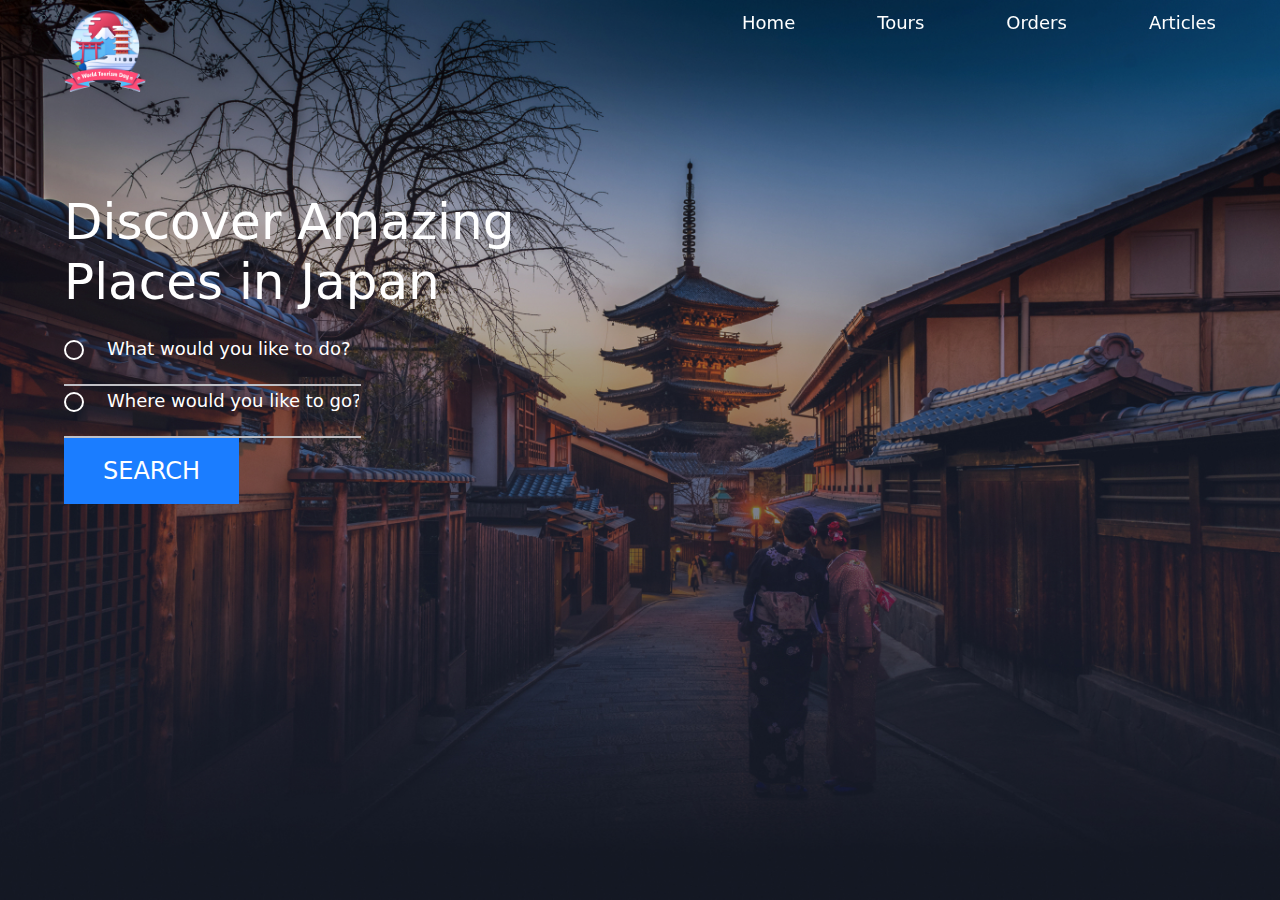
<file: index.html>
<!DOCTYPE html>
<html lang="en">
<head>
    <meta charset="UTF-8">
    <meta name="viewport" content="width=device-width, initial-scale=1.0">
    <link rel="stylesheet" href="main.css">
    <link rel="preconnect" href="https://fonts.googleapis.com">
    <link rel="preconnect" href="https://fonts.gstatic.com" crossorigin>
    <link href="https://fonts.googleapis.com/css2?family=Lato:wght@400;700;900&display=swap" rel="stylesheet">
    <link href="https://cdn.jsdelivr.net/npm/bootstrap@5.3.2/dist/css/bootstrap.min.css" rel="stylesheet">
    <script src="https://cdn.jsdelivr.net/npm/bootstrap@5.3.2/dist/js/bootstrap.bundle.min.js"></script>
    <title>Project 2-2</title>
</head>
<body>
    <header class="header">
        <div class="wrapper">
            <div class="header_wrapper">
                <div class="header_logo">
                    <a href="index.html" class="header_logo-link">
                        <img class ="header_logo-img" src="./img/logo.png" alt="">
                    </a>
                </div>
                <nav class="header_nav">
                    <ul class="header_list">
                        <li class="header_item">
                            <a href="" class="header_link">Home</a>
                        </li>
                        <li class="header_item">
                            <a href="tours.html" class="header_link">Tours</a>
                        </li>
                        <li class="header_item">
                            <a href="orders.html" class="header_link">Orders</a>
                        </li>
                        <li class="header_item">
                            <a href="articles.html" class="header_link">Articles</a>
                        </li>
                    </ul>
                </nav>
            </div>

        </div>
    </header>

    <main class="main">
        <section class="intro">
            <div class="wrapper">
                <div class="intro_wrapper">
                    <h1 class="intro_title">
                        Discover Amazing Places in Japan
                    </h1>
                    <form class="search-form">
                      <fieldset class="serach-form__wrap">
                          <p class="search-form__info">
                              <input type="text" name="user-like-to-do" class="search-form__field" placeholder="What would you like to do?">
                              <input type="text" name="user-like-to-do" class="search-form__field" placeholder="Where would you like to go?">
                              <button type="submit" class="search-form__submit">search</button>
                          </p>
                      </fieldset>
                  </form>
                </div>
            </div>
        </section>
    </main>
</body>
</html>
</file>
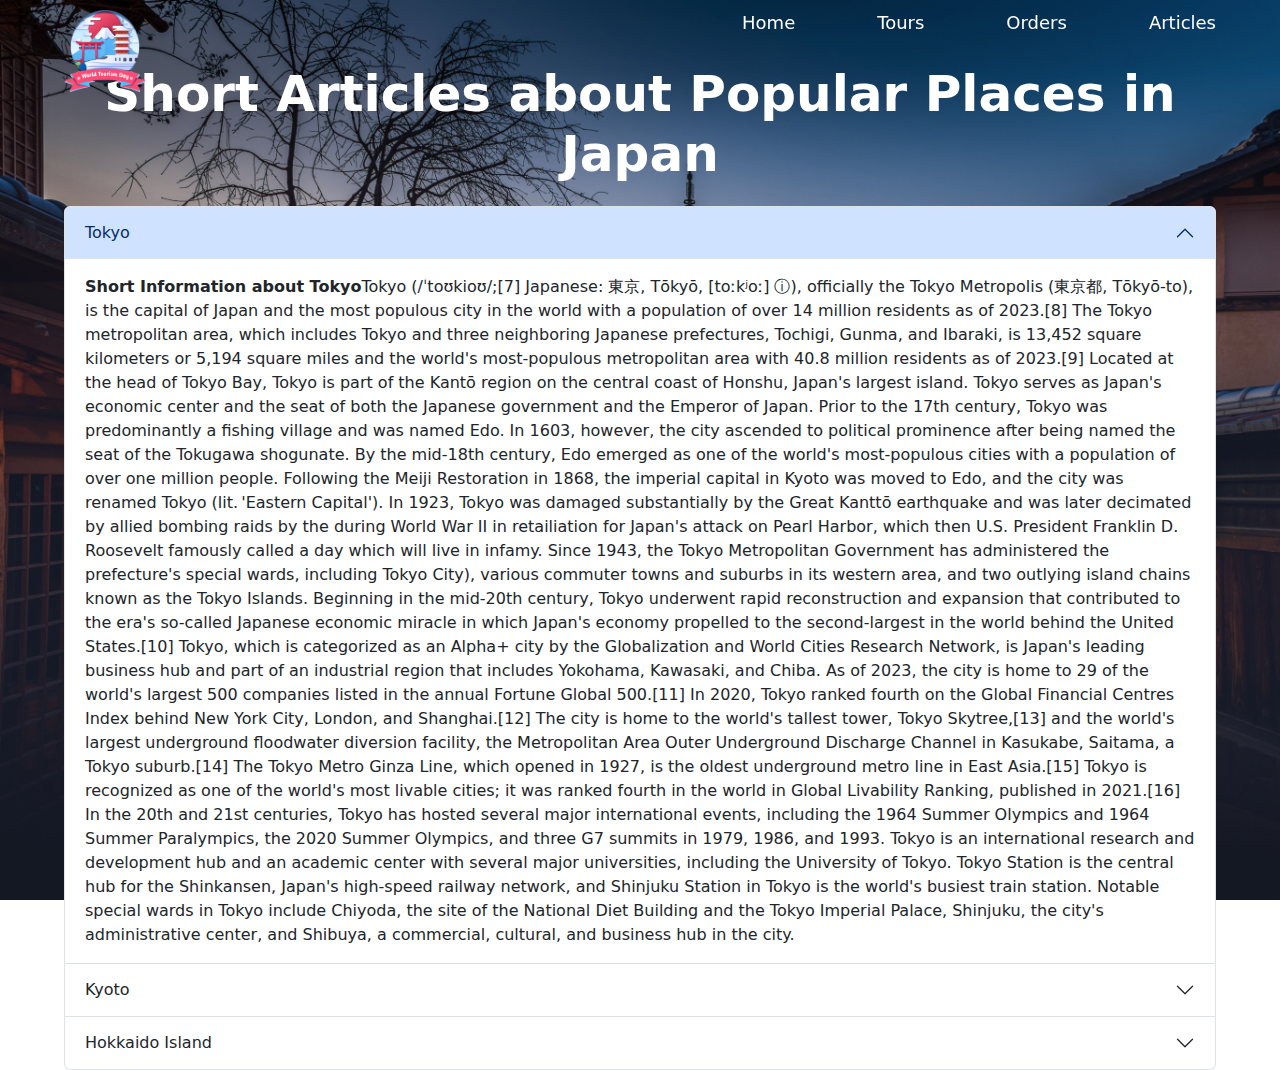
<file: articles.html>
<!DOCTYPE html>
<html lang="en">
<head>
    <meta charset="UTF-8">
    <meta name="viewport" content="width=device-width, initial-scale=1.0">
    <link rel="stylesheet" href="main.css">
    <link href="https://cdn.jsdelivr.net/npm/bootstrap@5.3.2/dist/css/bootstrap.min.css" rel="stylesheet">
    <script src="https://cdn.jsdelivr.net/npm/bootstrap@5.3.2/dist/js/bootstrap.bundle.min.js"></script>
    <title>Tours</title>
</head>
<body>
    <header class="header">
        <div class="wrapper">
            <div class="header_wrapper">
                <div class="header_logo">
                    <a href="index.html" class="header_logo-link">
                        <img class ="header_logo-img" src="./img/logo.png" alt="">
                    </a>
                </div>
                <nav class="header_nav">
                    <ul class="header_list">
                        <li class="header_item">
                            <a href="index.html" class="header_link">Home</a>
                        </li>
                        <li class="header_item">
                            <a href="tours.html" class="header_link">Tours</a>
                        </li>
                        <li class="header_item">
                            <a href="orders.html" class="header_link">Orders</a>
                        </li>
                        <li class="header_item">
                            <a href="articles.html" class="header_link">Articles</a>
                        </li>
                    </ul>
                </nav>
            </div>

        </div>
    </header>

    <main class="tours_main">
        <section class="tours_intro">
            <div class="wrapper">
                <div class="tours_intro_wrapper">
                    <h1 class="tours_intro_title">
                        Short Articles about Popular Places in Japan
                    </h1>
                    <div class="accordion" id="accordionExample">
                        <div class="accordion-item">
                          <h2 class="accordion-header" id="headingOne">
                            <button class="accordion-button" type="button" data-bs-toggle="collapse" data-bs-target="#collapseOne" aria-expanded="true" aria-controls="collapseOne">
                              Tokyo
                            </button>
                          </h2>
                          <div id="collapseOne" class="accordion-collapse collapse show" aria-labelledby="headingOne" data-bs-parent="#accordionExample">
                            <div class="accordion-body">
                              <strong>Short Information about Tokyo</strong>Tokyo (/ˈtoʊkioʊ/;[7] Japanese: 東京, Tōkyō, [toːkʲoː] ⓘ), officially the Tokyo Metropolis (東京都, Tōkyō-to), is the capital of Japan and the most populous city in the world with a population of over 14 million residents as of 2023.[8]

                              The Tokyo metropolitan area, which includes Tokyo and three neighboring Japanese prefectures, Tochigi, Gunma, and Ibaraki, is 13,452 square kilometers or 5,194 square miles and the world's most-populous metropolitan area with 40.8 million residents as of 2023.[9]
                              
                              Located at the head of Tokyo Bay, Tokyo is part of the Kantō region on the central coast of Honshu, Japan's largest island. Tokyo serves as Japan's economic center and the seat of both the Japanese government and the Emperor of Japan.
                              
                              Prior to the 17th century, Tokyo was predominantly a fishing village and was named Edo. In 1603, however, the city ascended to political prominence after being named the seat of the Tokugawa shogunate. By the mid-18th century, Edo emerged as one of the world's most-populous cities with a population of over one million people. Following the Meiji Restoration in 1868, the imperial capital in Kyoto was moved to Edo, and the city was renamed Tokyo (lit. 'Eastern Capital'). In 1923, Tokyo was damaged substantially by the Great Kanttō earthquake and was later decimated by allied bombing raids by the during World War II in retailiation for Japan's attack on Pearl Harbor, which then U.S. President Franklin D. Roosevelt famously called a day which will live in infamy.
                              
                              Since 1943, the Tokyo Metropolitan Government has administered the prefecture's special wards, including Tokyo City), various commuter towns and suburbs in its western area, and two outlying island chains known as the Tokyo Islands.
                              
                              Beginning in the mid-20th century, Tokyo underwent rapid reconstruction and expansion that contributed to the era's so-called Japanese economic miracle in which Japan's economy propelled to the second-largest in the world behind the United States.[10]
                              
                              Tokyo, which is categorized as an Alpha+ city by the Globalization and World Cities Research Network, is Japan's leading business hub and part of an industrial region that includes Yokohama, Kawasaki, and Chiba. As of 2023, the city is home to 29 of the world's largest 500 companies listed in the annual Fortune Global 500.[11]
                              
                              In 2020, Tokyo ranked fourth on the Global Financial Centres Index behind New York City, London, and Shanghai.[12] The city is home to the world's tallest tower, Tokyo Skytree,[13] and the world's largest underground floodwater diversion facility, the Metropolitan Area Outer Underground Discharge Channel in Kasukabe, Saitama, a Tokyo suburb.[14] The Tokyo Metro Ginza Line, which opened in 1927, is the oldest underground metro line in East Asia.[15] Tokyo is recognized as one of the world's most livable cities; it was ranked fourth in the world in Global Livability Ranking, published in 2021.[16]
                              
                              In the 20th and 21st centuries, Tokyo has hosted several major international events, including the 1964 Summer Olympics and 1964 Summer Paralympics, the 2020 Summer Olympics, and three G7 summits in 1979, 1986, and 1993. Tokyo is an international research and development hub and an academic center with several major universities, including the University of Tokyo. Tokyo Station is the central hub for the Shinkansen, Japan's high-speed railway network, and Shinjuku Station in Tokyo is the world's busiest train station. Notable special wards in Tokyo include Chiyoda, the site of the National Diet Building and the Tokyo Imperial Palace, Shinjuku, the city's administrative center, and Shibuya, a commercial, cultural, and business hub in the city.
                            </div>
                          </div>
                        </div>
                        <div class="accordion-item">
                          <h2 class="accordion-header" id="headingTwo">
                            <button class="accordion-button collapsed" type="button" data-bs-toggle="collapse" data-bs-target="#collapseTwo" aria-expanded="false" aria-controls="collapseTwo">
                              Kyoto
                            </button>
                          </h2>
                          <div id="collapseTwo" class="accordion-collapse collapse" aria-labelledby="headingTwo" data-bs-parent="#accordionExample">
                            <div class="accordion-body">
                              <strong>Short Information about Kyoto.</strong> Kyoto (/ˈkjoʊtoʊ/;[3] Japanese: 京都, Kyōto [kʲoꜜːto] ⓘ), officially Kyoto City (京都市, Kyōto-shi, [kʲoːtoꜜɕi] ⓘ), is the capital city of Kyoto Prefecture in Japan. Located in the Kansai region on the island of Honshu, Kyoto forms a part of the Keihanshin metropolitan area along with Osaka and Kobe. As of 2020, the city had a population of 1.46 million, making it the ninth most populous city in Japan. The city is the cultural anchor of a substantially larger metropolitan area known as Greater Kyoto, a metropolitan statistical area (MSA) home to a census-estimated 3.8 million people.

                              Kyoto is one of the oldest municipalities in Japan, having been chosen in 794 as the new seat of Japan's imperial court by Emperor Kanmu. The original city, named Heian-kyō, was arranged in accordance with traditional Chinese feng shui following the model of the ancient Chinese capitals of Chang'an and Luoyang. The emperors of Japan ruled from Kyoto in the following eleven centuries until 1869. It was the scene of several key events of the Muromachi period, Sengoku period, and the Boshin War, such as the Ōnin War, the Honnō-ji Incident, the Kinmon incident and the Battle of Toba–Fushimi. The capital was relocated from Kyoto to Tokyo after the Meiji Restoration. The modern municipality of Kyoto was established in 1889. The city was spared from large-scale destruction during World War II and as a result, its prewar cultural heritage has mostly been preserved.
                              
                              Kyoto is considered the cultural capital of Japan and is a major tourist destination. The agency for cultural affairs of the national government is headquartered in the city. It is home to numerous Buddhist temples, Shinto shrines, palaces and gardens, some of which have been designated collectively as a World Heritage Site by UNESCO. Prominent landmarks include the Kyoto Imperial Palace, Kiyomizu-dera, Kinkaku-ji, Ginkaku-ji, and Kyoto Tower. The internationally renowned video game company Nintendo is based in Kyoto. Kyoto is also a center of higher learning in the country, and its institutions include Kyoto University, the second oldest university in Japan.
                            </div>
                          </div>
                        </div>
                        <div class="accordion-item">
                          <h2 class="accordion-header" id="headingThree">
                            <button class="accordion-button collapsed" type="button" data-bs-toggle="collapse" data-bs-target="#collapseThree" aria-expanded="false" aria-controls="collapseThree">
                              Hokkaido Island
                            </button>
                          </h2>
                          <div id="collapseThree" class="accordion-collapse collapse" aria-labelledby="headingThree" data-bs-parent="#accordionExample">
                            <div class="accordion-body">
                              <strong>Short information about Hokkaido Island.</strong> Hokkaido (Japanese: 北海道, Hepburn: Hokkaidō, pronounced [hokkaꜜidoː] ⓘ; lit. 'Northern Sea Circuit') is Japan's second largest island and comprises the largest and northernmost prefecture, making up its own region.[2] The Tsugaru Strait separates Hokkaidō from Honshu; the two islands are connected by the undersea railway Seikan Tunnel.

                              The largest city on Hokkaidō is its capital, Sapporo, which is also its only ordinance-designated city. Sakhalin lies about 43 kilometers (26 mi) to the north of Hokkaidō, and to the east and northeast are the Kuril Islands, which are administered by Russia, though the four most southerly are claimed by Japan. Hokkaidō was formerly known as Ezo, Yezo, Yeso, or Yesso.[3]
                              
                              Although there were Japanese settlers who had ruled the southern tip of the island since the 16th century, Hokkaido was considered foreign territory that was inhabited by the indigenous people of the island, known as the Ainu people.[4] While geographers such as Mogami Tokunai and Mamiya Rinzō explored the island in the Edo period,[5] Japan's governance was limited to Oshima Peninsula until the 17th century.[6][page needed] The Japanese settlers began their migration to Hokkaido in the 17th century, which often resulted in clashes and revolts between Japanese and Ainu populations. In 1869, following the Meiji Restoration, Ezo was annexed by Japan under on-going colonial practices, and renamed Hokkaido.[7] After this event, Japanese settlers started to colonize the island.[4] While Japanese settlers colonized the island, the Ainu people were dispossessed of their land, forced to assimilate, and aggressively discriminated against by the Japanese settlers.[4][7] In the 21st century, the Ainu have been almost totally assimilated into Japanese society, as a result many Japanese of Ainu descent have no knowledge of their ancestry.
                            </div>
                          </div>
                        </div>
                      </div>
                </div>
            </div>
        </section>
    </main>
</body>
</html>
</file>
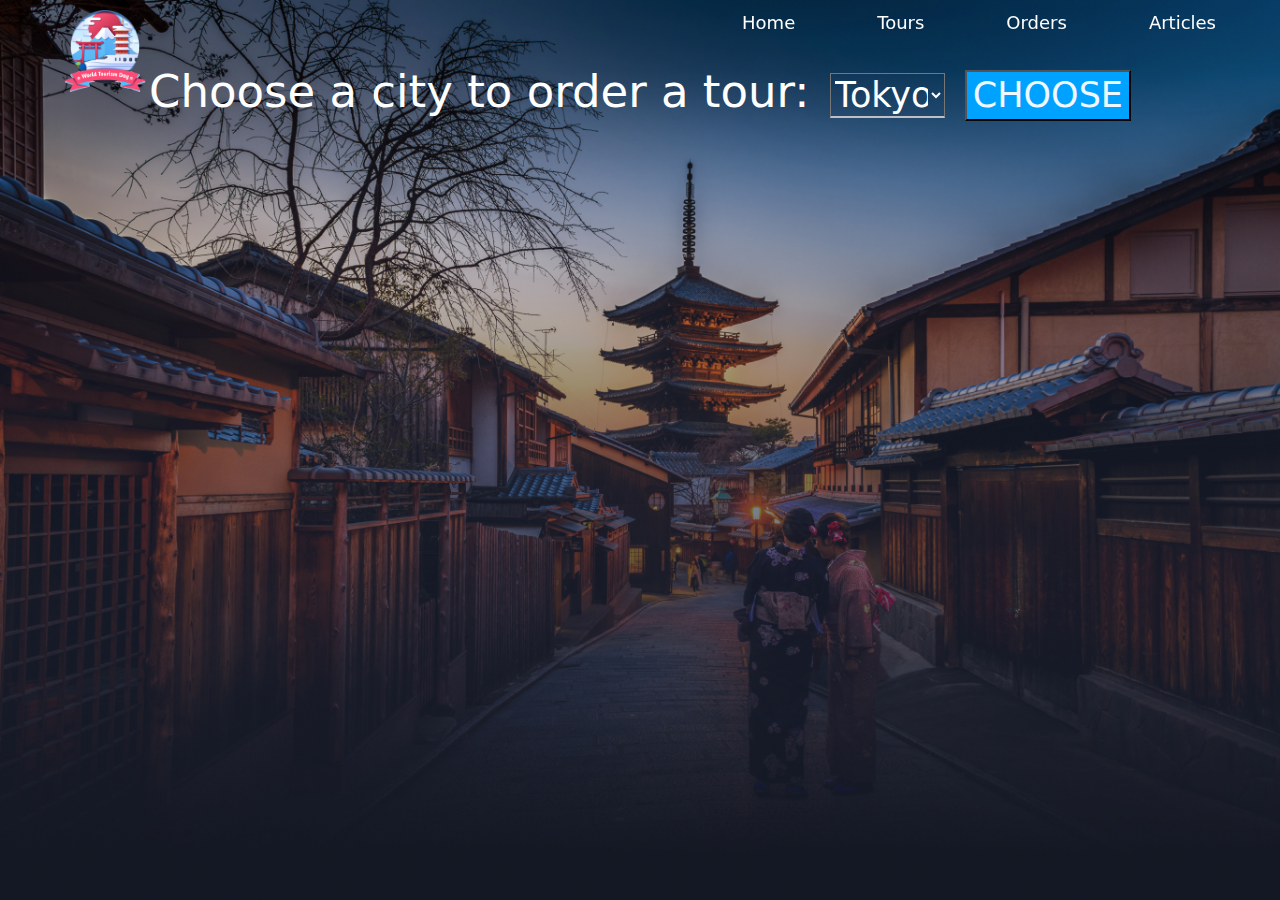
<file: orders.html>
<!DOCTYPE html>
<html lang="en">
<head>
    <meta charset="UTF-8">
    <meta name="viewport" content="width=device-width, initial-scale=1.0">
    <link rel="stylesheet" href="main.css">
    <link href="https://cdn.jsdelivr.net/npm/bootstrap@5.3.2/dist/css/bootstrap.min.css" rel="stylesheet">
    <script src="https://cdn.jsdelivr.net/npm/bootstrap@5.3.2/dist/js/bootstrap.bundle.min.js"></script>
    <title>Tours</title>
</head>
<body>
    <header class="header">
        <div class="wrapper">
            <div class="header_wrapper">
                <div class="header_logo">
                    <a href="index.html" class="header_logo-link">
                        <img class ="header_logo-img" src="./img/logo.png" alt="">
                    </a>
                </div>
                <nav class="header_nav">
                    <ul class="header_list">
                        <li class="header_item">
                            <a href="index.html" class="header_link">Home</a>
                        </li>
                        <li class="header_item">
                            <a href="tours.html" class="header_link">Tours</a>
                        </li>
                        <li class="header_item">
                            <a href="orders.html" class="header_link">Orders</a>
                        </li>
                        <li class="header_item">
                            <a href="articles.html" class="header_link">Articles</a>
                        </li>
                    </ul>
                </nav>
            </div>

        </div>
    </header>

    <main class="tours_main">
        <section class="tours_intro">
            <div class="wrapper">
                <div class="tours_intro_wrapper">
                    <form class="tours_intro_form" action="/action_page.php">
                        <label class = "tours_intro_form_label" for="tours">Choose a city to order a tour:</label>
                        <select class = "tours_intro_form_select" id="tours" name="tours">
                          <option class = "tours_intro_form_option" value="tokyo" selected>Tokyo</option>
                          <option class = "tours_intro_form_option" value="kyoto">Kyoto</option>
                          <option class = "tours_intro_form_option" value="okinawa">Okinawa</option>
                          <option class = "tours_intro_form_option" value="osaka">Osaka</option>
                          <option class = "tours_intro_form_option" value="hokaido">Hokaido</option>
                        </select>
                        <input type="submit" class = "tours_intro_form_submit" value="Choose">
                      </form>
                </div>
            </div>
        </section>
    </main>
</body>
</html>
</file>
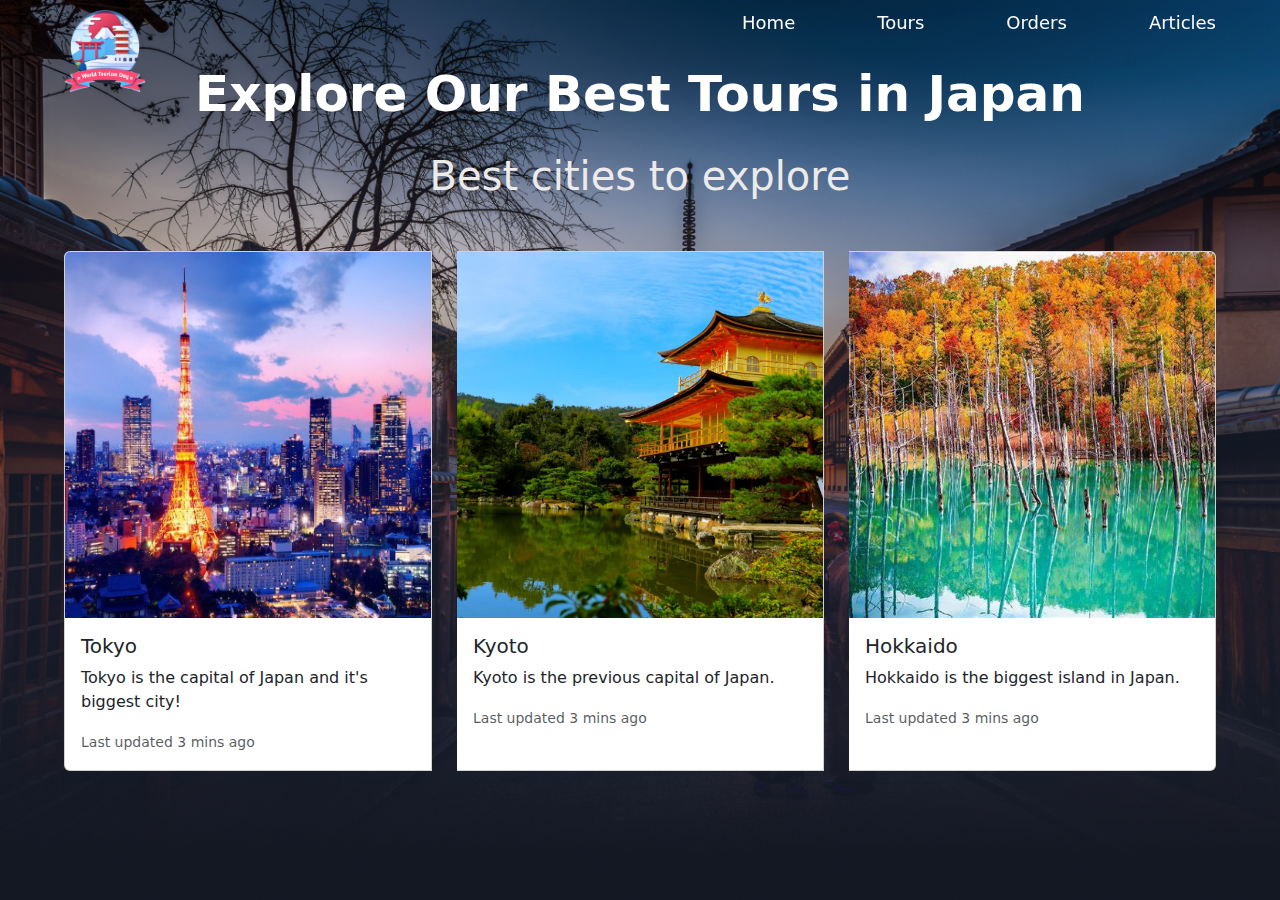
<file: tours.html>
<!DOCTYPE html>
<html lang="en">
<head>
    <meta charset="UTF-8">
    <meta name="viewport" content="width=device-width, initial-scale=1.0">
    <link rel="stylesheet" href="main.css">
    <link href="https://cdn.jsdelivr.net/npm/bootstrap@5.3.2/dist/css/bootstrap.min.css" rel="stylesheet">
    <script src="https://cdn.jsdelivr.net/npm/bootstrap@5.3.2/dist/js/bootstrap.bundle.min.js"></script>
    <title>Tours</title>
</head>
<body>
    <header class="header">
        <div class="wrapper">
            <div class="header_wrapper">
                <div class="header_logo">
                    <a href="index.html" class="header_logo-link">
                        <img class ="header_logo-img" src="./img/logo.png" alt="">
                    </a>
                </div>
                <nav class="header_nav">
                    <ul class="header_list">
                        <li class="header_item">
                            <a href="index.html" class="header_link">Home</a>
                        </li>
                        <li class="header_item">
                            <a href="tours.html" class="header_link">Tours</a>
                        </li>
                        <li class="header_item">
                            <a href="orders.html" class="header_link">Orders</a>
                        </li>
                        <li class="header_item">
                            <a href="articles.html" class="header_link">Articles</a>
                        </li>
                    </ul>
                </nav>
            </div>

        </div>
    </header>

    <main class="tours_main">
        <section class="tours_intro">
            <div class="wrapper">
                <div class="tours_intro_wrapper">
                            <h1 class="tours_intro_title">
                                Explore Our Best Tours in Japan
                            </h1>
                            <h2 class="gallery_title">
                                Best cities to explore
                            </h2>
                            <div class="card-group">
                                <div class="card">
                                  <img src="./img/tokyo_card.jpg" class="card-img-top" alt="Tokyo">
                                  <div class="card-body">
                                    <h5 class="card-title">Tokyo</h5>
                                    <p class="card-text">Tokyo is the capital of Japan and it's biggest city!</p>
                                    <p class="card-text"><small class="text-muted">Last updated 3 mins ago</small></p>
                                  </div>
                                </div>
                                <div class="card">
                                  <img src="./img/kyoto_card.jpg" class="card-img-top" alt="Kyoto">
                                  <div class="card-body">
                                    <h5 class="card-title">Kyoto</h5>
                                    <p class="card-text">Kyoto is the previous capital of Japan.</p>
                                    <p class="card-text"><small class="text-muted">Last updated 3 mins ago</small></p>
                                  </div>
                                </div>
                                <div class="card">
                                  <img src="./img/hokkaido_card.jpg" class="card-img-top" alt="Hokkaido">
                                  <div class="card-body">
                                    <h5 class="card-title">Hokkaido</h5>
                                    <p class="card-text">Hokkaido is the biggest island in Japan.</p>
                                    <p class="card-text"><small class="text-muted">Last updated 3 mins ago</small></p>
                                  </div>
                        </div>
                    </div>
                </div>
            </div>
        </section>

    </main>
</body>
</html>
</file>
<file: main.css>
html, body, div, span, applet, object, iframe,
h1, h2, h3, h4, h5, h6, p, blockquote, pre,
a, abbr, acronym, address, big, cite, code,
del, dfn, em, img, ins, kbd, q, s, samp,
small, strike, strong, sub, sup, tt, var,
b, u, i, center,
dl, dt, dd, ol, ul, li,
fieldset, form, label, legend,
table, caption, tbody, tfoot, thead, tr, th, td,
article, aside, canvas, details, embed,
figure, figcaption, footer, header, hgroup,
menu, nav, output, ruby, section, summary,
time, mark, audio, video {
  margin: 0;
	padding: 0;
	border: 0;
	font-size: 100%;
	font: inherit;
	vertical-align: baseline;
}

html{
    box-sizing: border-box;
}

*, *::before, *::after{
    box-sizing: inherit;
}

.header{
    position: fixed;
    top: 0;
    left: 0;
    width: 100%;
}

.wrapper{
    
    max-width: 90%;
    margin: 0 auto;
}

body{
    font-family: 'Lato', sans-serif;
    font-style: normal;
    font-size: 16px;
    line-height: 1.2;
    font-weight: normal;
    color: #102746;
}

.header_wrapper{
    margin-top: 10px;
    display:flex;
    flex-wrap: wrap;
    align-items: flex-end;
    justify-content: space-between;
}

.header_logo-img{
    width: 82px;
    height: 82px;
}

.header_list{
    padding-bottom: 40px;
    display: flex;
    flex-wrap: wrap;
    list-style-type: none;
}

.header_item{
    
    margin-right: 82px;
    text-decoration: none;
}

.header_item:last-child{
    margin-right: 0px;
}

.header_link{
    font-size: 18px;
    line-height: 24px;
    color:white;
    text-decoration: none;
}

.header_link:hover, .header_link:focus, .header_link:active{
    opacity: 0.75;
}

.main{
    top: 0;
    left: 0;
    width: 100%;
}

.intro{
    height: 100vh;
    background: url(./img/tours_background.jpg) no-repeat center;
    background-size: cover;
    padding-top: 15%;
}

.intro_wrapper{
    max-width: 40%;
}

.intro_title{
    font-weight: 500;
    font-size: 50px;
    line-height: 60px;
    color:white;
    margin-bottom: 22px;
}

.intro_subtitle{
    color: white;
    font-size: 16px;
    line-height: 24px;
    max-width: 80%;
}

.tours_intro{
    height: 100vh;
    background: url(./img/tours_background.jpg) no-repeat center;
    background-size: cover;
    padding-top: 5%;
}

.tours_intro_title{
    text-align: center;
    font-weight: bold;
    font-size: 50px;
    line-height: 60px;
    color:white;
    margin-bottom: 22px;
}

.tours_intro_subtitle{
    text-align: center;
    font-weight: 500;
    font-size: 40px;
    line-height: 60px;
    color:white;
    margin-bottom: 22px;    
}

.tours_intro_form{
    text-align: center;
}

.tours_intro_form_label{
    text-align: center;
    font-weight: 500;
    font-size: 45px;
    line-height: 55px;
    color:white;
    margin-bottom: 22px;
    margin-right: 15px;
}

.tours_intro_form_select{
    background-color: transparent;
    top: 50%;
    left: 50%;
    width: 10%;
    text-align: center;
    font-weight: 500;
    font-size: 35px;
    line-height: 45px;
    color:white;
    margin-bottom: 22px;
    margin-right: 15px;
    border-bottom: 2px solid #BFC0C5;
}

.tours_intro_form_option{
    text-align: center;
    font-weight: 500;
    font-size: 35px;
    line-height: 45px;
    color:rgb(50, 143, 197);
    margin-bottom: 22px;
}

.tours_intro_form_submit{
    background-color: rgb(0, 162, 255);
    text-align: center;
    font-weight: 500;
    font-size: 35px;
    line-height: 45px;
    text-transform: uppercase;
    color:aliceblue;
    margin-bottom: 22px;
}
.tours_photo_gallery
{
    max-width: 90%;
    margin: 0 auto;

}

.card_desc{
    background-color: rgb(0, 162, 255);
    text-align: center;
    font-weight: 500;
    font-size: 16px;
    text-transform: uppercase;
    line-height: 22px;
    color:aliceblue;
    margin-bottom: 22px;
}

.gallery_title{
    margin-top: 10px;
    text-align: center;
    font-weight: 500;
    font-size: 40px;
    line-height: 60px;
    color:rgb(237, 234, 234);
    margin-bottom: 45px;
}

.card{
    margin-right: 25px;
}

.card:last-child{
    margin-right: 0px;
}

.search-form__info{
    display: flex;
    flex-wrap: wrap;
}

.search-form__field{
    width: 297px;
    background: transparent url(./img/circle-ico.svg) no-repeat left 6px;
    background-size: 20px;
    border: 0;
    border-bottom: 2px solid #BFC0C5;
    margin-right: 60px;
    padding-left: 43px;
    padding-bottom: 22px;
    font-weight: 500;
    font-size: 18px;
    color: #fff;
}

.search-form__field::placeholder{
    font-weight: 500;
    font-size: 18px;
    color: #fff;
}

.search-form__submit{
    padding: 15px 39px;
    text-transform: uppercase;
    font-weight: 500;
    font-size: 24px;
    color: white;
    background: #1B7DFF;
    border: 0;
}

.search-form__submit:hover, .search-form__submit:focus, .search-form__submit:active{
    background: #0e66da;
}
</file>
